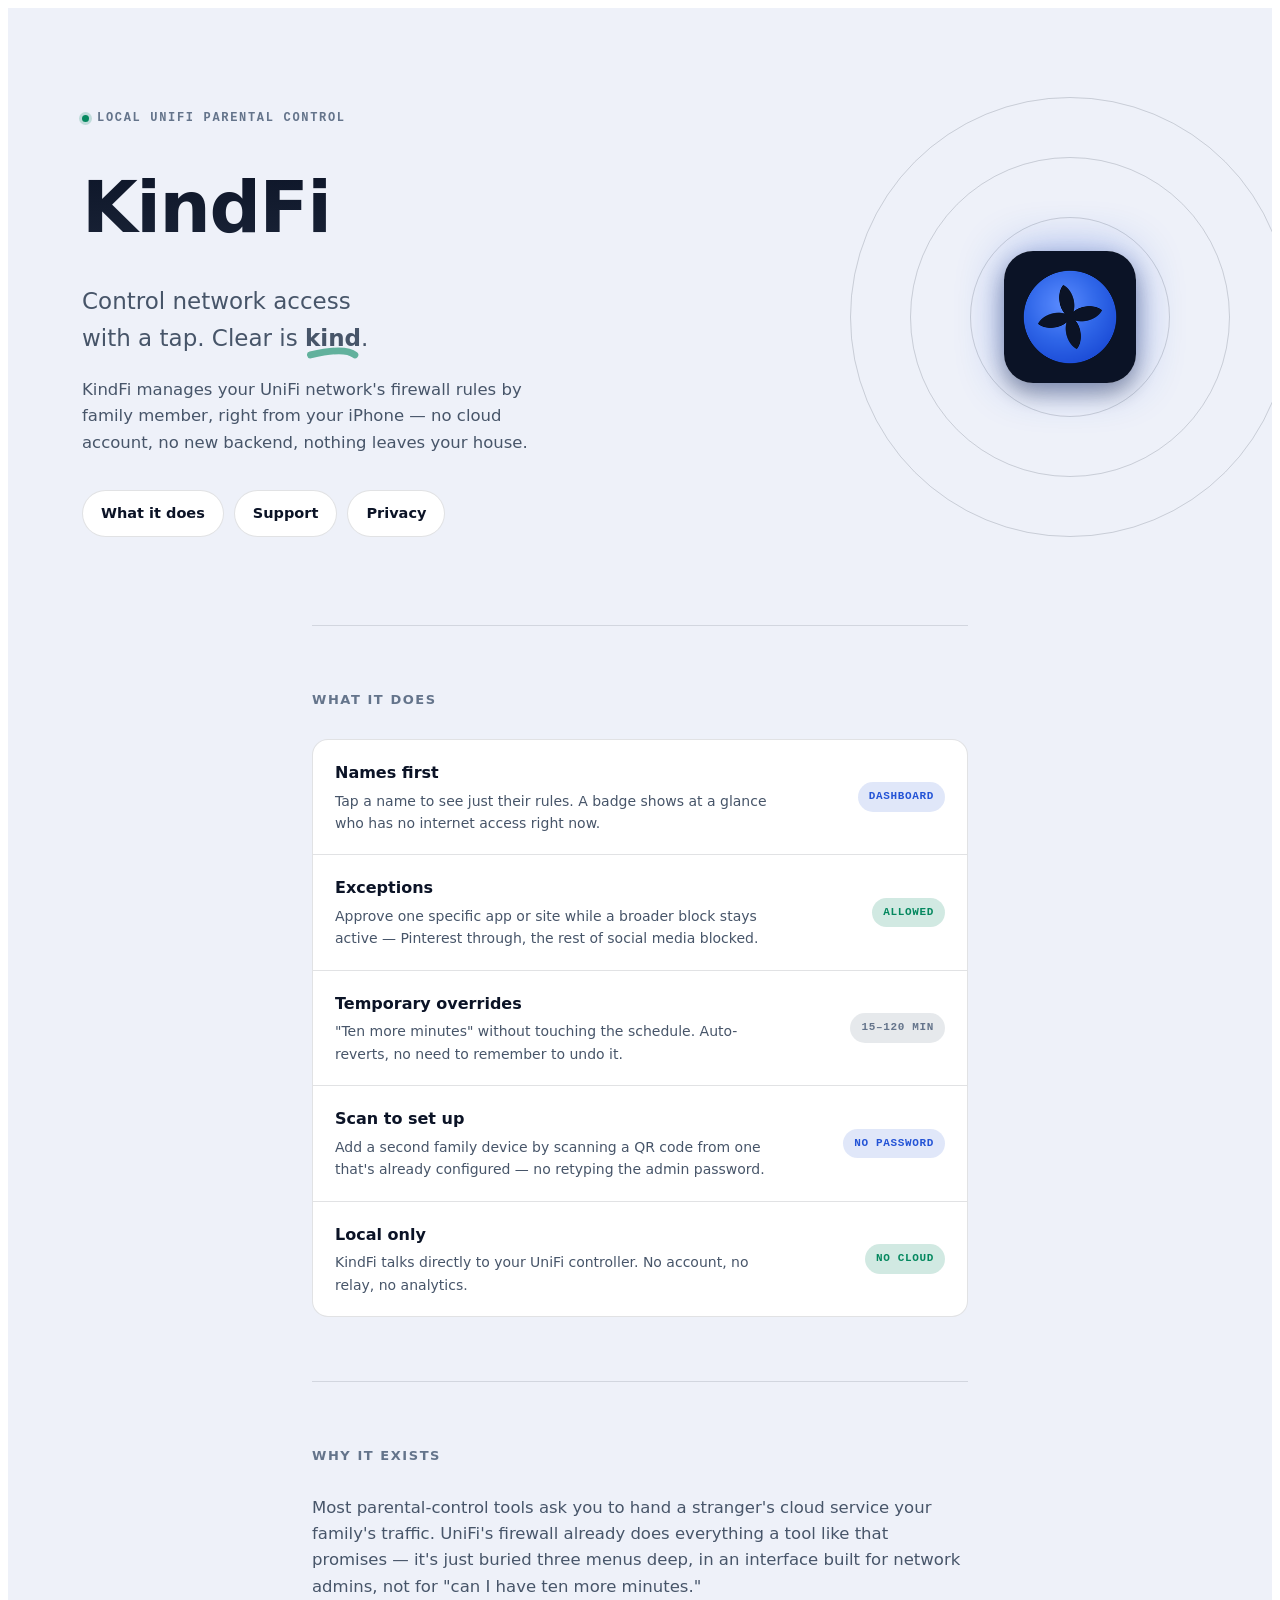
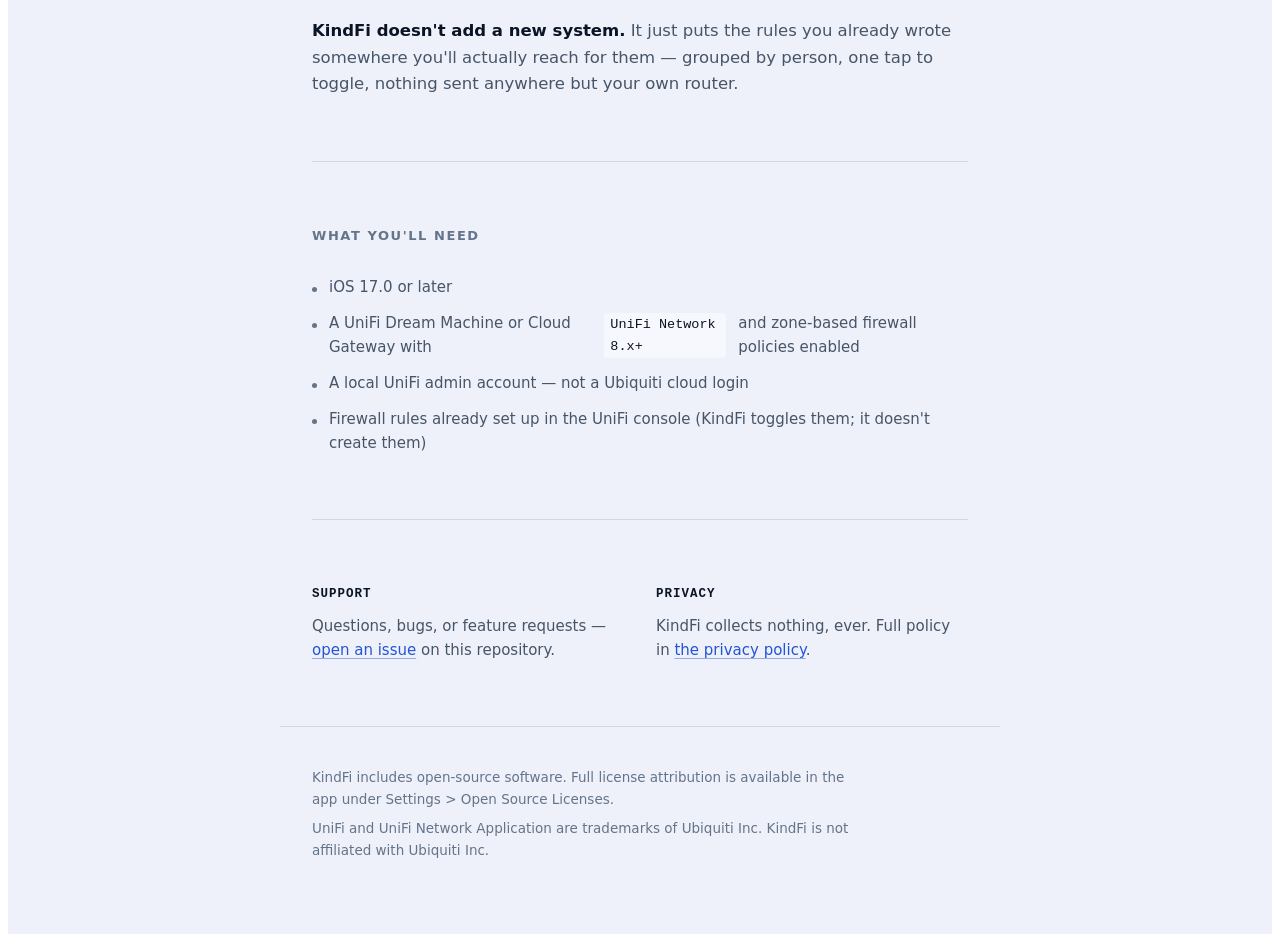
<file: index.html>
<!DOCTYPE html>
<html lang="en">
<head>
  <meta charset="UTF-8" />
  <meta name="viewport" content="width=device-width, initial-scale=1" />
  <title>KindFi — Local UniFi parental control</title>
  <meta name="description" content="KindFi is an iOS app for parents to manage parental-control firewall policies on a locally deployed UniFi network, entirely on-device with no cloud dependency." />
  <!-- Favicon is a tighter crop of the app icon: the disc fills the frame with
       transparent corners, rather than floating in the dark padding icon.png
       carries. At 16px that padding wasted most of the pixel budget and the
       mark read as an indistinct blob.

       SVG first - browsers that support it get one file that is crisp at every
       size. The .ico stays as the fallback for those that don't, and because a
       root /favicon.ico is still requested automatically regardless of markup.
       Only one raster candidate is declared, so there is no size tie for
       browsers to resolve inconsistently. -->
  <link rel="icon" type="image/svg+xml" href="favicon.svg" />
  <link rel="icon" href="favicon.ico" sizes="16x16 32x32 48x48" />
  <!-- apple-touch-icon deliberately keeps icon.png: iOS renders transparency as
       black and applies its own rounding, so it wants the opaque, padded square. -->
  <link rel="apple-touch-icon" href="icon.png" />
  <link rel="stylesheet" href="style.css" />
</head>
<body>
<div class="kindfi-page">
  <header class="hero">
    <div class="hero-content">
      <p class="eyebrow">Local UniFi parental control</p>
      <h1 class="wordmark">KindFi</h1>
      <!-- Deliberately mirrors the mark the app draws under "kind": one
           asymmetric quadratic, control point at 75% across so the apex falls
           right of centre. Keep the two in step. -->
      <p class="tagline">Control network access with a tap. Clear is <span class="kind">kind<svg class="flourish" viewBox="0 0 34 12" preserveAspectRatio="none" aria-hidden="true" focusable="false"><path d="M1.7 7.8 Q25.5 0.6 32.3 7.8" /></svg></span>.</p>
      <p class="lede">KindFi manages your UniFi network's firewall rules by family member, right from your iPhone — no cloud account, no new backend, nothing leaves your house.</p>
      <nav class="hero-links">
        <a href="#features">What it does</a>
        <a href="#support">Support</a>
        <a href="privacy.html">Privacy</a>
      </nav>
    </div>
    <div class="hero-rings" aria-hidden="true">
      <div class="ring-stack">
        <span class="ring ring-3"></span>
        <span class="ring ring-2"></span>
        <span class="ring ring-1"></span>
        <span class="core"><img class="app-icon" src="icon.png" alt="KindFi app icon" width="132" height="132" /></span>
      </div>
    </div>
  </header>

  <main>
    <section id="features">
      <h2>What it does</h2>
      <div class="rule-list">
        <div class="rule-row">
          <div class="rule-text">
            <span class="rule-name">Names first</span>
            <span class="rule-desc">Tap a name to see just their rules. A badge shows at a glance who has no internet access right now.</span>
          </div>
          <span class="pill pill-blue">DASHBOARD</span>
        </div>
        <div class="rule-row">
          <div class="rule-text">
            <span class="rule-name">Exceptions</span>
            <span class="rule-desc">Approve one specific app or site while a broader block stays active — Pinterest through, the rest of social media blocked.</span>
          </div>
          <span class="pill pill-kind">ALLOWED</span>
        </div>
        <div class="rule-row">
          <div class="rule-text">
            <span class="rule-name">Temporary overrides</span>
            <span class="rule-desc">"Ten more minutes" without touching the schedule. Auto-reverts, no need to remember to undo it.</span>
          </div>
          <span class="pill pill-neutral">15–120 MIN</span>
        </div>
        <div class="rule-row">
          <div class="rule-text">
            <span class="rule-name">Scan to set up</span>
            <span class="rule-desc">Add a second family device by scanning a QR code from one that's already configured — no retyping the admin password.</span>
          </div>
          <span class="pill pill-blue">NO PASSWORD</span>
        </div>
        <div class="rule-row">
          <div class="rule-text">
            <span class="rule-name">Local only</span>
            <span class="rule-desc">KindFi talks directly to your UniFi controller. No account, no relay, no analytics.</span>
          </div>
          <span class="pill pill-kind">NO CLOUD</span>
        </div>
      </div>
    </section>

    <section class="why">
      <h2>Why it exists</h2>
      <p>Most parental-control tools ask you to hand a stranger's cloud service your family's traffic. UniFi's firewall already does everything a tool like that promises — it's just buried three menus deep, in an interface built for network admins, not for "can I have ten more minutes."</p>
      <p><strong>KindFi doesn't add a new system.</strong> It just puts the rules you already wrote somewhere you'll actually reach for them — grouped by person, one tap to toggle, nothing sent anywhere but your own router.</p>
    </section>

    <section class="requirements">
      <h2>What you'll need</h2>
      <ul>
        <li>iOS 17.0 or later</li>
        <li>A UniFi Dream Machine or Cloud Gateway with <code>UniFi Network 8.x+</code> and zone-based firewall policies enabled</li>
        <li>A local UniFi admin account — not a Ubiquiti cloud login</li>
        <li>Firewall rules already set up in the UniFi console (KindFi toggles them; it doesn't create them)</li>
      </ul>
    </section>

    <section id="support" class="utility">
      <div class="utility-col">
        <h3>Support</h3>
        <p>Questions, bugs, or feature requests — <a href="https://github.com/swindmill/KindFi-public/issues">open an issue</a> on this repository.</p>
      </div>
      <div class="utility-col">
        <h3>Privacy</h3>
        <p>KindFi collects nothing, ever. Full policy in <a href="privacy.html">the privacy policy</a>.</p>
      </div>
    </section>
  </main>

  <footer>
    <p>KindFi includes open-source software. Full license attribution is available in the app under Settings &gt; Open Source Licenses.</p>
    <p>UniFi and UniFi Network Application are trademarks of Ubiquiti Inc. KindFi is not affiliated with Ubiquiti Inc.</p>
  </footer>
</div>
</body>
</html>
</file>
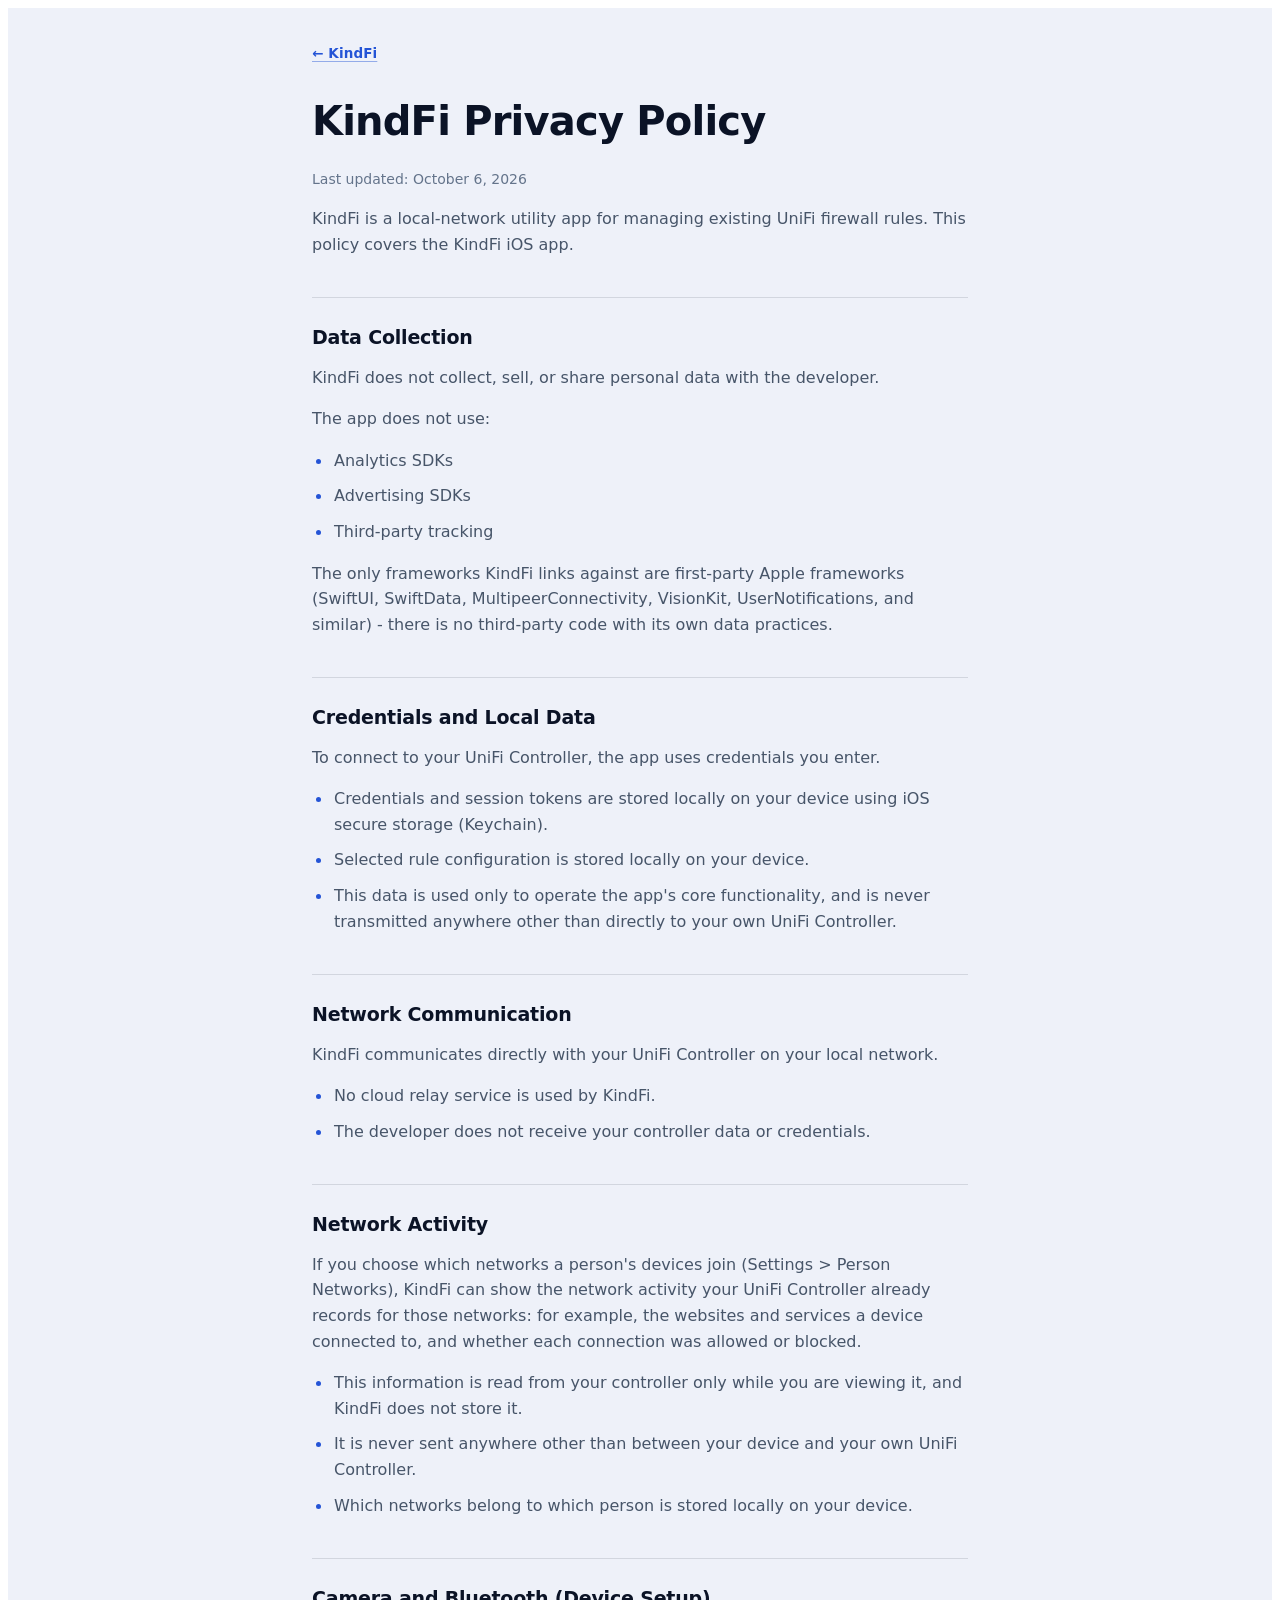
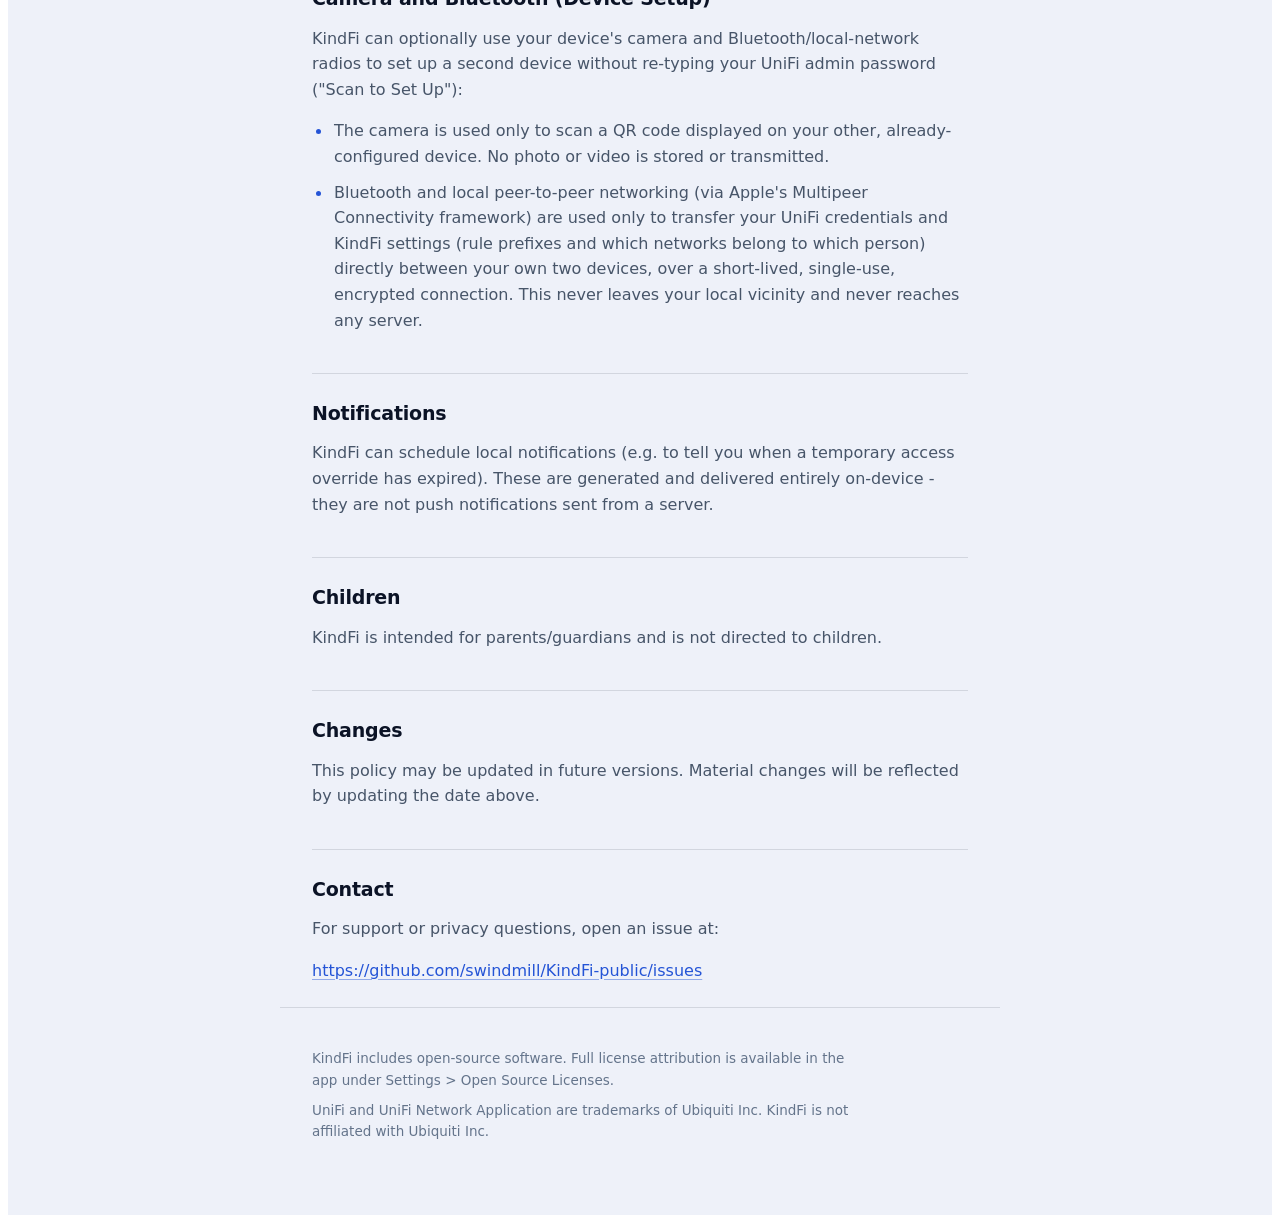
<file: privacy.html>
<!DOCTYPE html>
<html lang="en">
<head>
  <meta charset="UTF-8" />
  <meta name="viewport" content="width=device-width, initial-scale=1" />
  <title>Privacy Policy — KindFi</title>
  <meta name="description" content="KindFi's privacy policy. KindFi collects no personal data: it talks directly to your own UniFi controller on your local network, with no cloud account, relay, or analytics." />
  <link rel="icon" type="image/svg+xml" href="favicon.svg" />
  <link rel="icon" href="favicon.ico" sizes="16x16 32x32 48x48" />
  <link rel="apple-touch-icon" href="icon.png" />
  <link rel="stylesheet" href="style.css" />
</head>
<body>
<div class="kindfi-page">
  <header class="doc-header">
    <a class="doc-back" href="./">&larr; KindFi</a>
  </header>

  <main class="prose">
    <h1>KindFi Privacy Policy</h1>
    <p>Last updated: October 6, 2026</p>
    <p>KindFi is a local-network utility app for managing existing UniFi firewall rules. This policy covers the KindFi iOS app.</p>
    <h2>Data Collection</h2>
    <p>KindFi does not collect, sell, or share personal data with the developer.</p>
    <p>The app does not use:</p>
    <ul>
    <li>Analytics SDKs</li>
    <li>Advertising SDKs</li>
    <li>Third-party tracking</li>
    </ul>
    <p>The only frameworks KindFi links against are first-party Apple frameworks (SwiftUI, SwiftData, MultipeerConnectivity, VisionKit, UserNotifications, and similar) - there is no third-party code with its own data practices.</p>
    <h2>Credentials and Local Data</h2>
    <p>To connect to your UniFi Controller, the app uses credentials you enter.</p>
    <ul>
    <li>Credentials and session tokens are stored locally on your device using iOS secure storage (Keychain).</li>
    <li>Selected rule configuration is stored locally on your device.</li>
    <li>This data is used only to operate the app's core functionality, and is never transmitted anywhere other than directly to your own UniFi Controller.</li>
    </ul>
    <h2>Network Communication</h2>
    <p>KindFi communicates directly with your UniFi Controller on your local network.</p>
    <ul>
    <li>No cloud relay service is used by KindFi.</li>
    <li>The developer does not receive your controller data or credentials.</li>
    </ul>
    <h2>Network Activity</h2>
    <p>If you choose which networks a person's devices join (Settings &gt; Person Networks), KindFi can show the network activity your UniFi Controller already records for those networks: for example, the websites and services a device connected to, and whether each connection was allowed or blocked.</p>
    <ul>
    <li>This information is read from your controller only while you are viewing it, and KindFi does not store it.</li>
    <li>It is never sent anywhere other than between your device and your own UniFi Controller.</li>
    <li>Which networks belong to which person is stored locally on your device.</li>
    </ul>
    <h2>Camera and Bluetooth (Device Setup)</h2>
    <p>KindFi can optionally use your device's camera and Bluetooth/local-network radios to set up a second device without re-typing your UniFi admin password ("Scan to Set Up"):</p>
    <ul>
    <li>The camera is used only to scan a QR code displayed on your other, already-configured device. No photo or video is stored or transmitted.</li>
    <li>Bluetooth and local peer-to-peer networking (via Apple's Multipeer Connectivity framework) are used only to transfer your UniFi credentials and KindFi settings (rule prefixes and which networks belong to which person) directly between your own two devices, over a short-lived, single-use, encrypted connection. This never leaves your local vicinity and never reaches any server.</li>
    </ul>
    <h2>Notifications</h2>
    <p>KindFi can schedule local notifications (e.g. to tell you when a temporary access override has expired). These are generated and delivered entirely on-device - they are not push notifications sent from a server.</p>
    <h2>Children</h2>
    <p>KindFi is intended for parents/guardians and is not directed to children.</p>
    <h2>Changes</h2>
    <p>This policy may be updated in future versions. Material changes will be reflected by updating the date above.</p>
    <h2>Contact</h2>
    <p>For support or privacy questions, open an issue at:</p>
    <p><a href="https://github.com/swindmill/KindFi-public/issues">https://github.com/swindmill/KindFi-public/issues</a></p>
  </main>

  <footer>
    <p>KindFi includes open-source software. Full license attribution is available in the app under Settings &gt; Open Source Licenses.</p>
    <p>UniFi and UniFi Network Application are trademarks of Ubiquiti Inc. KindFi is not affiliated with Ubiquiti Inc.</p>
  </footer>
</div>
</body>
</html>
</file>
<file: style.css>
:root {
    --ground: #0b1326;
    --surface: #131b2e;
    --surface-raised: #1a2338;
    --primary: #2563eb;
    --primary-soft: #b4c5ff;
    --kind: #10b981;
    --warning: #f59e0b;
    --text: #f3f5fb;
    --text-secondary: #94a3b8;
    --text-tertiary: #64748b;
    --border: rgba(148, 163, 184, 0.16);
    --ring-stroke: rgba(148, 163, 184, 0.35);
    color-scheme: dark;
  }

  @media (prefers-color-scheme: light) {
    :root {
      --ground: #eef1f9;
      --surface: #ffffff;
      --surface-raised: #f6f8fd;
      --primary: #2454d6;
      --primary-soft: #dbe4ff;
      --kind: #05885f;
      --warning: #b6690a;
      --text: #0b1326;
      --text-secondary: #475569;
      --text-tertiary: #64748b;
      --border: rgba(11, 19, 38, 0.12);
      --ring-stroke: rgba(11, 19, 38, 0.16);
      color-scheme: light;
    }
  }

  :root[data-theme="dark"] {
    --ground: #0b1326;
    --surface: #131b2e;
    --surface-raised: #1a2338;
    --primary: #2563eb;
    --primary-soft: #b4c5ff;
    --kind: #10b981;
    --warning: #f59e0b;
    --text: #f3f5fb;
    --text-secondary: #94a3b8;
    --text-tertiary: #64748b;
    --border: rgba(148, 163, 184, 0.16);
    --ring-stroke: rgba(148, 163, 184, 0.35);
    color-scheme: dark;
  }

  :root[data-theme="light"] {
    --ground: #eef1f9;
    --surface: #ffffff;
    --surface-raised: #f6f8fd;
    --primary: #2454d6;
    --primary-soft: #dbe4ff;
    --kind: #05885f;
    --warning: #b6690a;
    --text: #0b1326;
    --text-secondary: #475569;
    --text-tertiary: #64748b;
    --border: rgba(11, 19, 38, 0.12);
    --ring-stroke: rgba(11, 19, 38, 0.16);
    color-scheme: light;
  }

  * { box-sizing: border-box; }

  .kindfi-page {
    background: var(--ground);
    color: var(--text);
    font-family: -apple-system, BlinkMacSystemFont, "SF Pro Text", system-ui, "Segoe UI", sans-serif;
    line-height: 1.6;
    overflow-x: hidden;
  }

  .kindfi-page a {
    color: var(--primary-soft);
    text-decoration-color: color-mix(in srgb, var(--primary-soft) 45%, transparent);
    text-underline-offset: 3px;
  }
  /* Two separate rules, not a selector list ending in a comma before an
     @media - that is invalid CSS, so the parser dropped the whole block and
     light-mode links silently kept the dark-mode --primary-soft. On the light
     ground that is 1.12:1 against the background, essentially invisible;
     --primary gives 5.61:1. Matches the .pill-blue pattern further down. */
  :root[data-theme="light"] .kindfi-page a {
    color: var(--primary);
    text-decoration-color: color-mix(in srgb, var(--primary) 45%, transparent);
  }
  @media (prefers-color-scheme: light) {
    .kindfi-page a {
      color: var(--primary);
      text-decoration-color: color-mix(in srgb, var(--primary) 45%, transparent);
    }
  }
  .kindfi-page a:hover { text-decoration-color: currentColor; }
  .kindfi-page a:focus-visible {
    outline: 2px solid var(--primary);
    outline-offset: 3px;
    border-radius: 2px;
  }

  .mono {
    font-family: ui-monospace, "SF Mono", Menlo, Consolas, monospace;
    font-variant-numeric: tabular-nums;
  }

  /* ---------- Hero ---------- */

  .hero {
    position: relative;
    display: grid;
    grid-template-columns: minmax(0, 560px) 1fr;
    align-items: center;
    gap: 40px;
    max-width: 1180px;
    margin: 0 auto;
    padding: 96px 32px 88px;
    min-height: 560px;
  }

  .hero-content { position: relative; z-index: 2; }

  .eyebrow {
    display: inline-flex;
    align-items: center;
    gap: 8px;
    font-family: ui-monospace, "SF Mono", Menlo, monospace;
    font-size: 12px;
    font-weight: 600;
    letter-spacing: 0.14em;
    text-transform: uppercase;
    color: var(--text-tertiary);
    margin: 0 0 22px;
  }
  .eyebrow::before {
    content: "";
    width: 7px;
    height: 7px;
    border-radius: 50%;
    background: var(--kind);
    box-shadow: 0 0 0 3px color-mix(in srgb, var(--kind) 20%, transparent);
  }

  .wordmark {
    font-size: clamp(48px, 7vw, 72px);
    font-weight: 800;
    letter-spacing: -0.02em;
    margin: 0 0 18px;
    text-wrap: balance;
    background: linear-gradient(180deg, var(--text), color-mix(in srgb, var(--text) 72%, var(--text-secondary)));
    -webkit-background-clip: text;
    background-clip: text;
    -webkit-text-fill-color: transparent;
  }

  .tagline {
    font-size: clamp(19px, 2.4vw, 23px);
    font-weight: 500;
    color: var(--text-secondary);
    margin: 0 0 20px;
    text-wrap: balance;
  }
  /* Weight and the green mark carry the emphasis - not brightness. The app
     draws "Clear is" and "kind" in the same colour and distinguishes them
     purely by weight plus the flourish; this used to brighten the whole
     phrase to --text, which read as a third emphasis level the app doesn't
     have. */
  .tagline .kind {
    font-weight: 700;
    position: relative;
    white-space: nowrap;
  }
  /* Proportions taken from the app, expressed relative to the type so they
     survive the tagline's clamped font size. There the flourish is a fixed
     34x12pt frame with a 6pt stroke, sitting 8pt below the text, under 20pt
     type - i.e. 1.7em x 0.6em, 0.3em stroke, 0.4em down. Width is a
     percentage of the word rather than a flat 1.7em so it stays sensible if
     the copy ever changes. */
  .tagline .flourish {
    position: absolute;
    left: 6%;
    width: 88%;
    bottom: -0.40em;
    height: 0.60em;
    /* Round caps overhang the viewBox by half the stroke width. */
    overflow: visible;
    pointer-events: none;
  }
  .tagline .flourish path {
    fill: none;
    stroke: var(--kind);
    stroke-linecap: round;
    /* preserveAspectRatio="none" stretches the box to the width of the word,
       which would squash the round caps into ellipses and thin the stroke.
       non-scaling-stroke holds the weight independent of that stretch, and an
       em width keeps it proportional to the tagline's clamped font size. */
    vector-effect: non-scaling-stroke;
    stroke-width: 0.3em;
    opacity: 0.45;
  }
  /* The app is dark-only, so 0.45 is matched to the dark ground: over #0b1326
     it reads as a clear marker stroke. The same value over the light ground
     blends to a washed-out sage, so light mode gets more of it to hold equal
     presence. Two rules rather than a selector list before an @media - see the
     link colours above for what that mistake costs. */
  :root[data-theme="light"] .tagline .flourish path { opacity: 0.6; }
  @media (prefers-color-scheme: light) {
    .tagline .flourish path { opacity: 0.6; }
  }

  .lede {
    max-width: 46ch;
    color: var(--text-secondary);
    font-size: 16.5px;
    margin: 0 0 34px;
  }

  .hero-links {
    display: flex;
    flex-wrap: wrap;
    gap: 10px;
  }
  .hero-links a {
    font-size: 14.5px;
    font-weight: 600;
    color: var(--text);
    text-decoration: none;
    padding: 11px 18px;
    border-radius: 999px;
    border: 1px solid var(--border);
    background: var(--surface);
    transition: border-color 0.15s ease, transform 0.15s ease;
  }
  .hero-links a:hover { border-color: var(--primary-soft); transform: translateY(-1px); }
  .hero-links a.primary {
    background: var(--primary);
    border-color: var(--primary);
    color: white;
  }
  .hero-links a.primary:hover { border-color: var(--primary); }

  /* ---------- Radiating rings ---------- */

  .hero-rings {
    position: absolute;
    inset: 0;
    display: flex;
    align-items: center;
    justify-content: flex-end;
    pointer-events: none;
    z-index: 1;
  }
  .ring-stack {
    position: relative;
    width: 480px;
    height: 480px;
    margin-right: -80px;
    flex-shrink: 0;
  }
  .ring {
    position: absolute;
    inset: 0;
    margin: auto;
    border-radius: 50%;
    border: 1.5px solid var(--ring-stroke);
    opacity: 0;
    animation: ring-in 1.1s cubic-bezier(0.16, 1, 0.3, 1) forwards;
  }
  .ring-1 { width: 200px; height: 200px; animation-delay: 0.05s; }
  .ring-2 { width: 320px; height: 320px; animation-delay: 0.16s; }
  .ring-3 { width: 440px; height: 440px; animation-delay: 0.27s; }
  .core {
    position: absolute;
    inset: 0;
    margin: auto;
    width: 132px;
    height: 132px;
    opacity: 0;
    animation: core-in 0.9s cubic-bezier(0.16, 1, 0.3, 1) forwards;
    animation-delay: 0.05s;
    display: flex;
    align-items: center;
    justify-content: center;
  }
  .app-icon {
    width: 100%;
    height: 100%;
    /* Real app icon, its own two radiating-arc rings painted out (this
       hero already draws its own larger rings around it) - opaque square
       image, so a squircle radius + box-shadow, matching how iOS actually
       presents the icon. */
    border-radius: 22%;
    box-shadow: 0 0 46px color-mix(in srgb, var(--primary) 45%, transparent),
      0 10px 22px rgba(0, 0, 0, 0.35);
  }

  @keyframes ring-in {
    from { opacity: 0; transform: scale(0.72); }
    to { opacity: 1; transform: scale(1); }
  }
  @keyframes core-in {
    from { opacity: 0; transform: scale(0.6); }
    to { opacity: 1; transform: scale(1); }
  }
  @media (prefers-reduced-motion: reduce) {
    .ring, .core { animation: none; opacity: 1; transform: none; }
  }

  @media (max-width: 860px) {
    .hero { grid-template-columns: 1fr; padding: 72px 24px 56px; min-height: 0; }
    .hero-rings { position: static; justify-content: center; margin-top: 12px; opacity: 0.6; }
    .ring-stack { width: 260px; height: 260px; margin-right: 0; }
    .ring-1 { width: 120px; height: 120px; }
    .ring-2 { width: 190px; height: 190px; }
    .ring-3 { width: 260px; height: 260px; }
    .core { width: 84px; height: 84px; }
  }

  /* ---------- Shared section rhythm ---------- */

  main { max-width: 720px; margin: 0 auto; padding: 0 32px; }

  section { padding: 64px 0; border-top: 1px solid var(--border); }

  section h2 {
    font-size: 13px;
    font-weight: 700;
    letter-spacing: 0.12em;
    text-transform: uppercase;
    color: var(--text-tertiary);
    margin: 0 0 28px;
  }

  /* ---------- Features as rule rows ---------- */

  .rule-list {
    display: flex;
    flex-direction: column;
    border: 1px solid var(--border);
    border-radius: 16px;
    overflow: hidden;
    background: var(--surface);
  }

  .rule-row {
    display: flex;
    align-items: center;
    justify-content: space-between;
    gap: 20px;
    padding: 20px 22px;
    border-bottom: 1px solid var(--border);
    transition: background 0.15s ease;
  }
  .rule-row:last-child { border-bottom: none; }
  .rule-row:hover { background: var(--surface-raised); }

  .rule-text { display: flex; flex-direction: column; gap: 4px; max-width: 44ch; }
  .rule-name { font-size: 16px; font-weight: 600; }
  .rule-desc { font-size: 14px; color: var(--text-secondary); }

  .pill {
    flex-shrink: 0;
    font-family: ui-monospace, "SF Mono", Menlo, monospace;
    font-size: 11px;
    font-weight: 700;
    letter-spacing: 0.06em;
    padding: 6px 11px;
    border-radius: 999px;
    white-space: nowrap;
  }
  .pill-blue { color: var(--primary-soft); background: color-mix(in srgb, var(--primary) 22%, transparent); }
  :root[data-theme="light"] .pill-blue { color: var(--primary); background: color-mix(in srgb, var(--primary) 14%, transparent); }
  @media (prefers-color-scheme: light) { .pill-blue { color: var(--primary); background: color-mix(in srgb, var(--primary) 14%, transparent); } }
  .pill-kind { color: var(--kind); background: color-mix(in srgb, var(--kind) 18%, transparent); }
  .pill-neutral { color: var(--text-tertiary); background: color-mix(in srgb, var(--text-tertiary) 16%, transparent); }

  /* ---------- Why ---------- */

  .why p {
    font-size: 16.5px;
    color: var(--text-secondary);
    max-width: 64ch;
    margin: 0 0 18px;
  }
  .why p:last-child { margin-bottom: 0; }
  .why strong { color: var(--text); font-weight: 600; }

  /* ---------- Support / Privacy utility strip ---------- */

  .utility {
    display: grid;
    grid-template-columns: 1fr 1fr;
    gap: 32px;
  }
  @media (max-width: 560px) {
    .utility { grid-template-columns: 1fr; gap: 40px; }
  }
  .utility-col h3 {
    font-family: ui-monospace, "SF Mono", Menlo, monospace;
    font-size: 12.5px;
    font-weight: 700;
    letter-spacing: 0.08em;
    text-transform: uppercase;
    color: var(--text);
    margin: 0 0 10px;
  }
  .utility-col p {
    font-size: 15px;
    color: var(--text-secondary);
    margin: 0;
  }

  /* ---------- Requirements ---------- */

  .requirements ul {
    list-style: none;
    margin: 0;
    padding: 0;
    display: flex;
    flex-direction: column;
    gap: 12px;
  }
  .requirements li {
    display: flex;
    gap: 12px;
    font-size: 15px;
    color: var(--text-secondary);
    align-items: baseline;
  }
  .requirements li::before {
    content: "";
    width: 5px;
    height: 5px;
    margin-top: 8px;
    border-radius: 50%;
    background: var(--text-tertiary);
    flex-shrink: 0;
  }
  .requirements code {
    font-family: ui-monospace, "SF Mono", Menlo, monospace;
    font-size: 13.5px;
    color: var(--text);
    background: var(--surface-raised);
    padding: 1px 6px;
    border-radius: 4px;
  }

  /* ---------- Footer ---------- */

  footer {
    max-width: 720px;
    margin: 0 auto;
    padding: 40px 32px 72px;
    border-top: 1px solid var(--border);
  }
  footer p {
    font-size: 13.5px;
    color: var(--text-tertiary);
    margin: 0 0 8px;
    max-width: 64ch;
  }
  footer p:last-child { margin-bottom: 0; }

  /* ---------- Document pages (privacy.html) ---------- */
  /* A prose page can't reuse `section h2`, which is a 13px uppercase eyebrow -
     correct as a label above a landing-page block, wrong as a heading inside a
     document someone actually reads top to bottom. */

  .doc-header {
    max-width: 720px;
    margin: 0 auto;
    padding: 32px 32px 0;
  }
  .doc-back {
    font-size: 13.5px;
    font-weight: 600;
    letter-spacing: 0.01em;
  }

  .prose { padding: 24px 32px 8px; }

  .prose h1 {
    font-size: clamp(30px, 5vw, 40px);
    line-height: 1.15;
    letter-spacing: -0.02em;
    margin: 8px 0 24px;
  }
  .prose h2 {
    font-size: 19px;
    font-weight: 650;
    letter-spacing: -0.01em;
    margin: 40px 0 12px;
    padding-top: 24px;
    border-top: 1px solid var(--border);
  }
  .prose p {
    margin: 0 0 16px;
    max-width: 68ch;
    color: var(--text-secondary);
  }
  /* The lede - date line and one-sentence scope statement - sits above the
     first h2 and reads as metadata rather than body copy. */
  .prose h1 + p { color: var(--text-tertiary); font-size: 14px; }

  .prose ul { margin: 0 0 16px; padding: 0; list-style: none; max-width: 68ch; }
  .prose li {
    position: relative;
    padding-left: 22px;
    margin-bottom: 10px;
    color: var(--text-secondary);
  }
  .prose li::before {
    content: "";
    position: absolute;
    left: 4px;
    top: 11px;
    width: 5px;
    height: 5px;
    border-radius: 50%;
    background: var(--primary-soft);
  }
  :root[data-theme="light"] .prose li::before { background: var(--primary); }
  @media (prefers-color-scheme: light) {
    .prose li::before { background: var(--primary); }
  }

  .prose strong { color: var(--text); font-weight: 650; }
  .prose code {
    font-family: ui-monospace, "SF Mono", Menlo, Consolas, monospace;
    font-size: 0.9em;
    background: var(--surface-raised);
    border: 1px solid var(--border);
    border-radius: 5px;
    padding: 1px 6px;
  }

  @media (max-width: 560px) {
    .doc-header { padding: 24px 22px 0; }
    .prose { padding: 20px 22px 8px; }
  }
</file>
